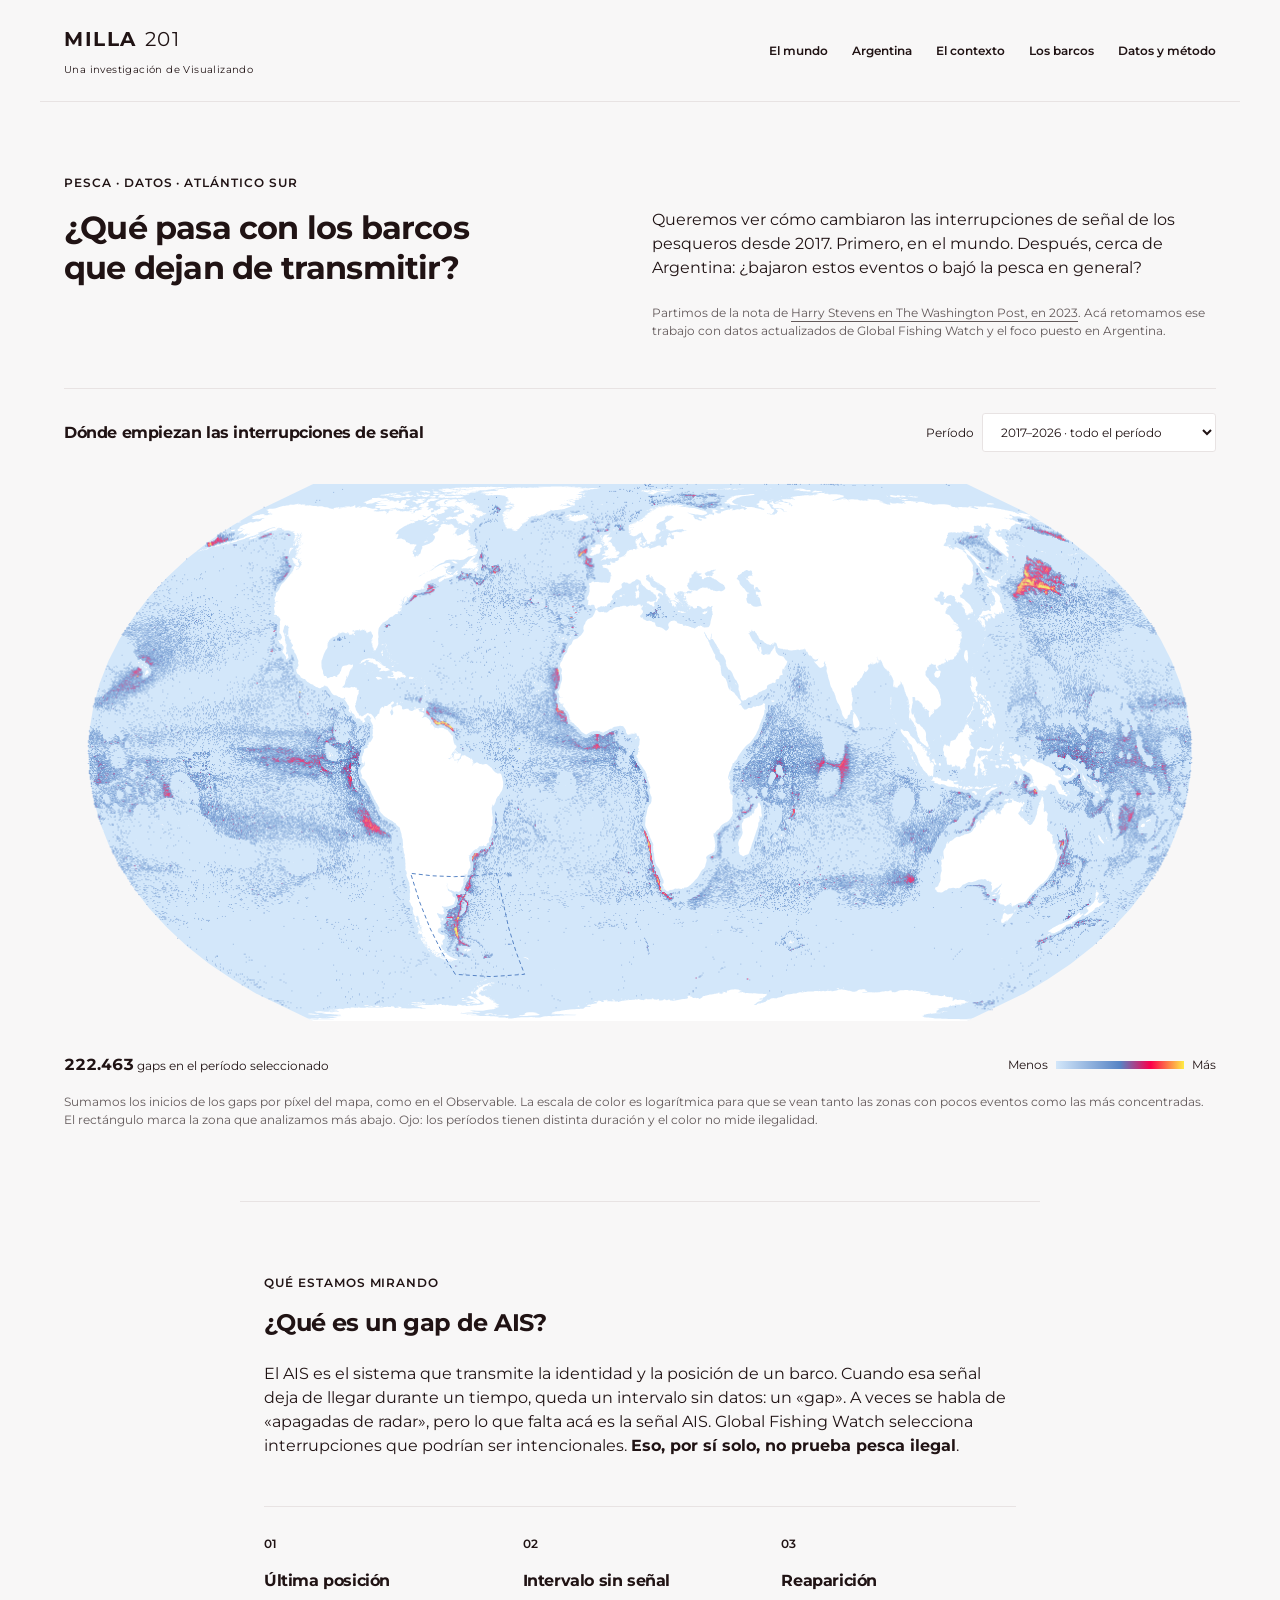
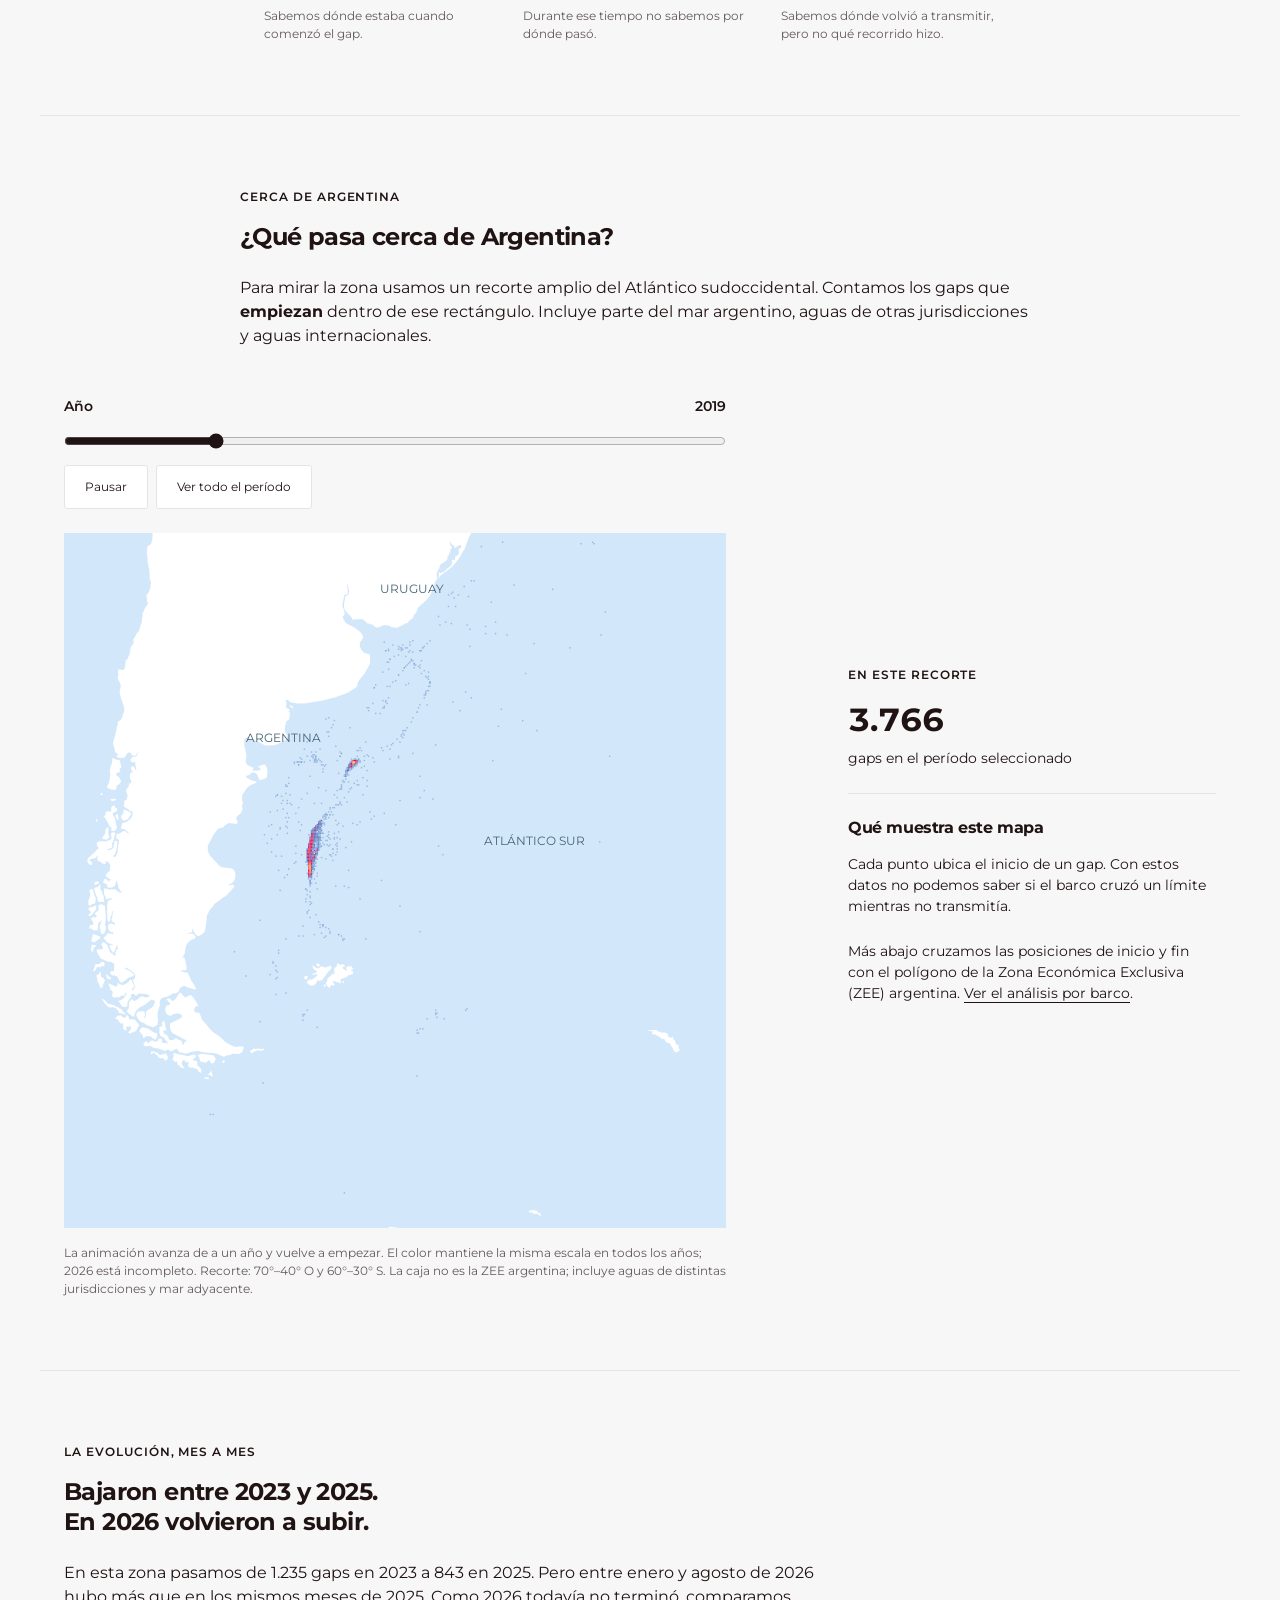
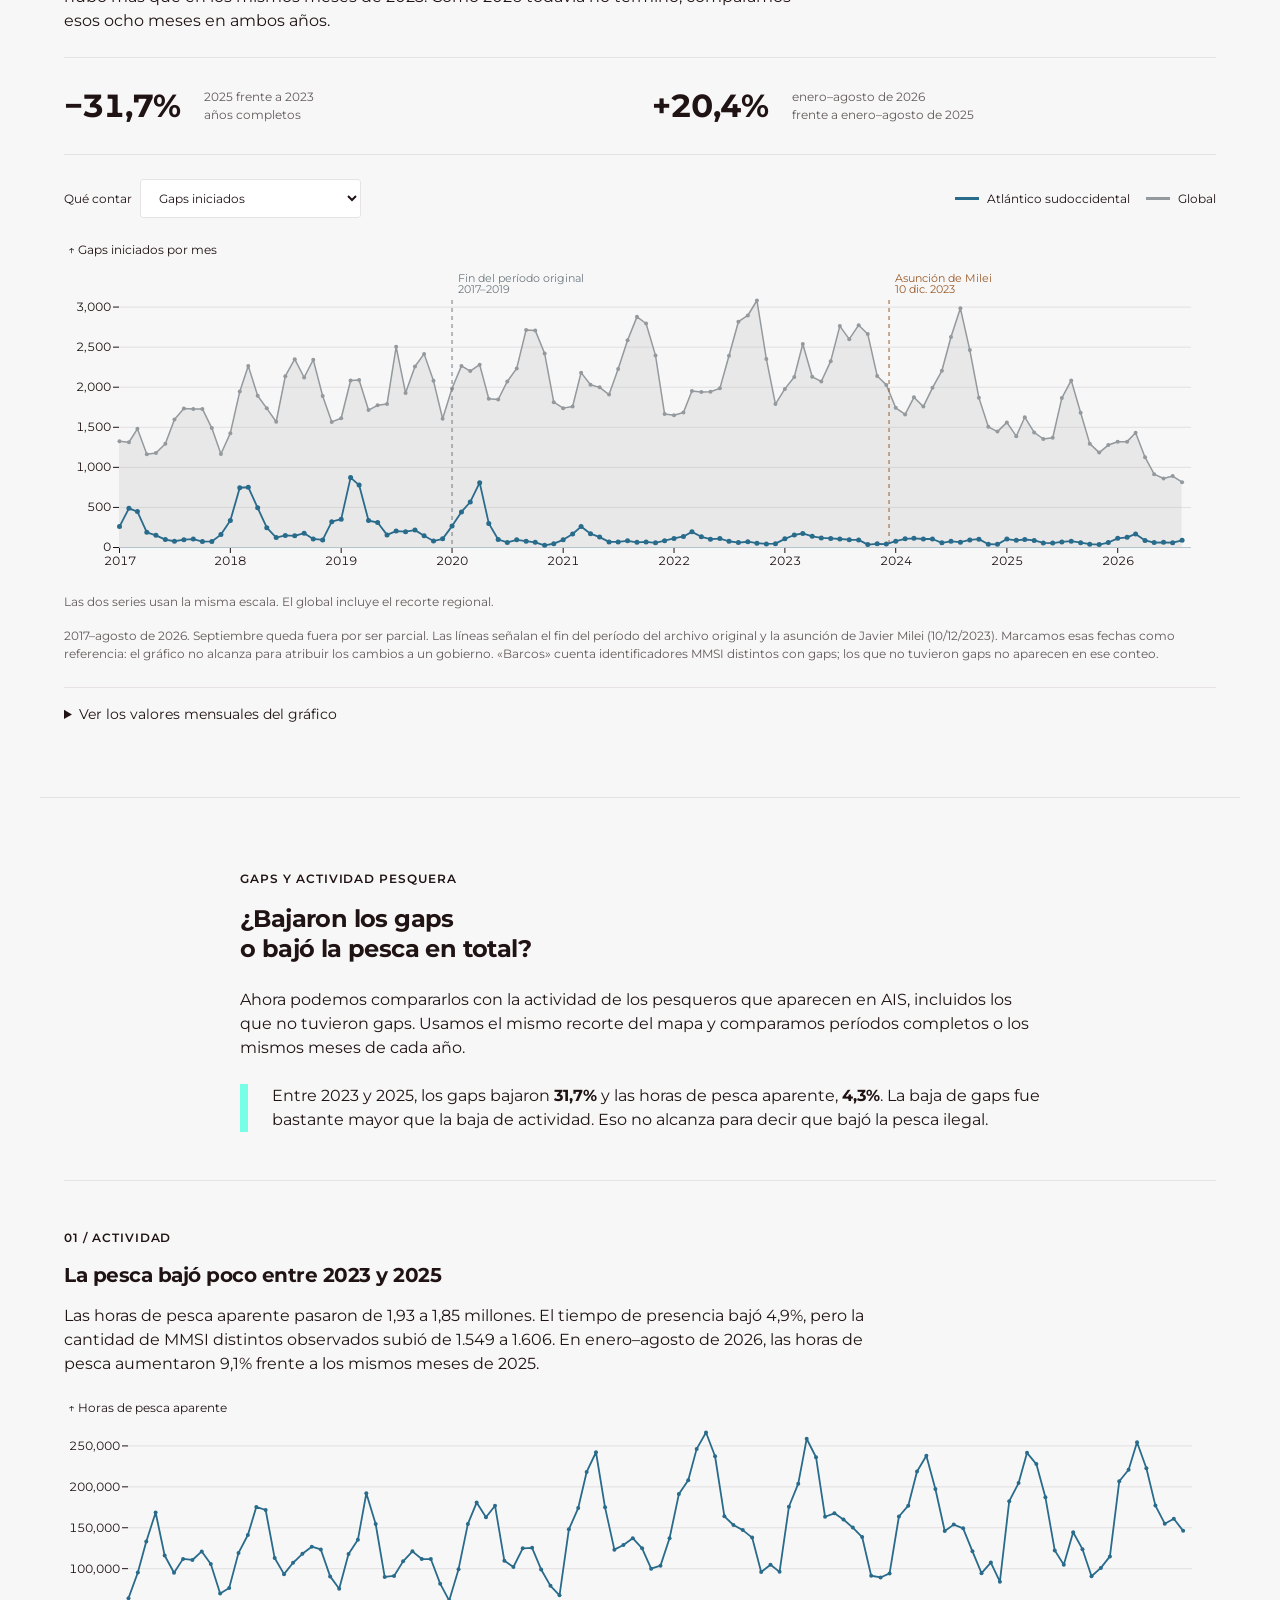
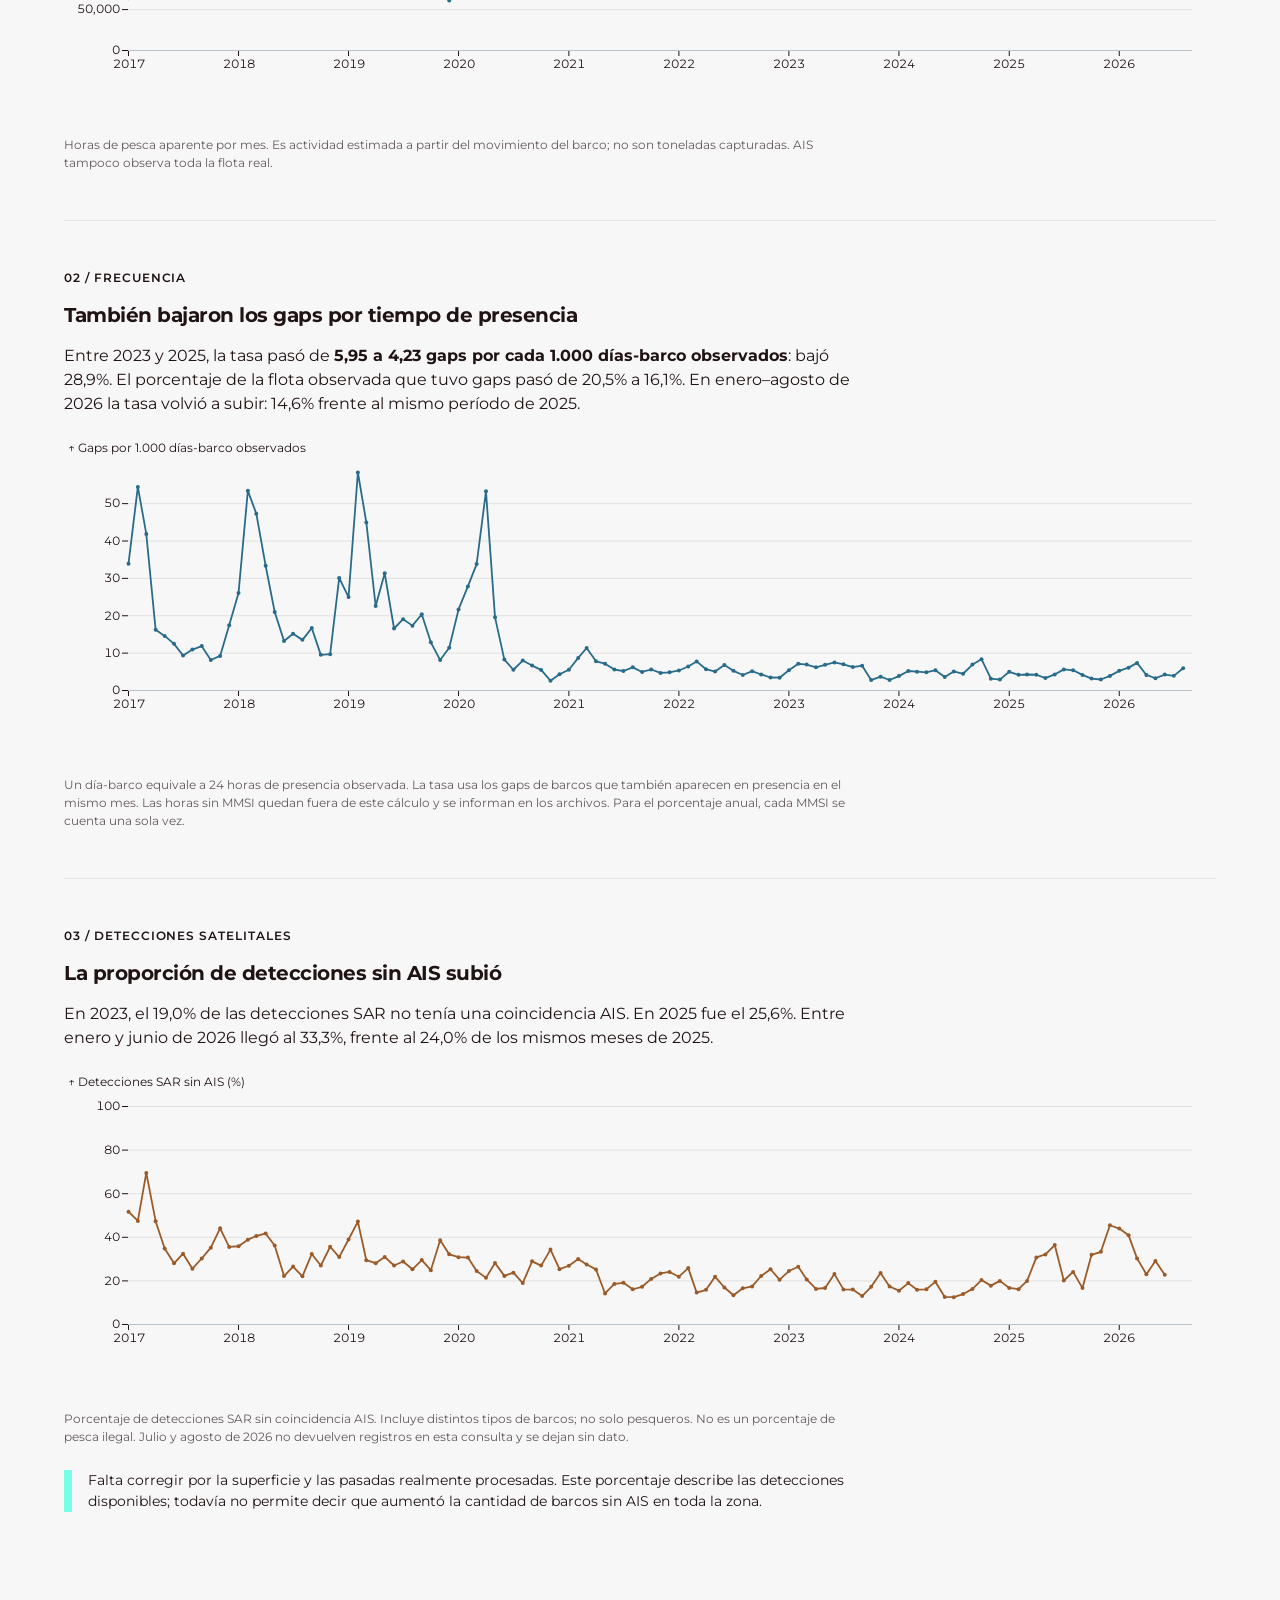
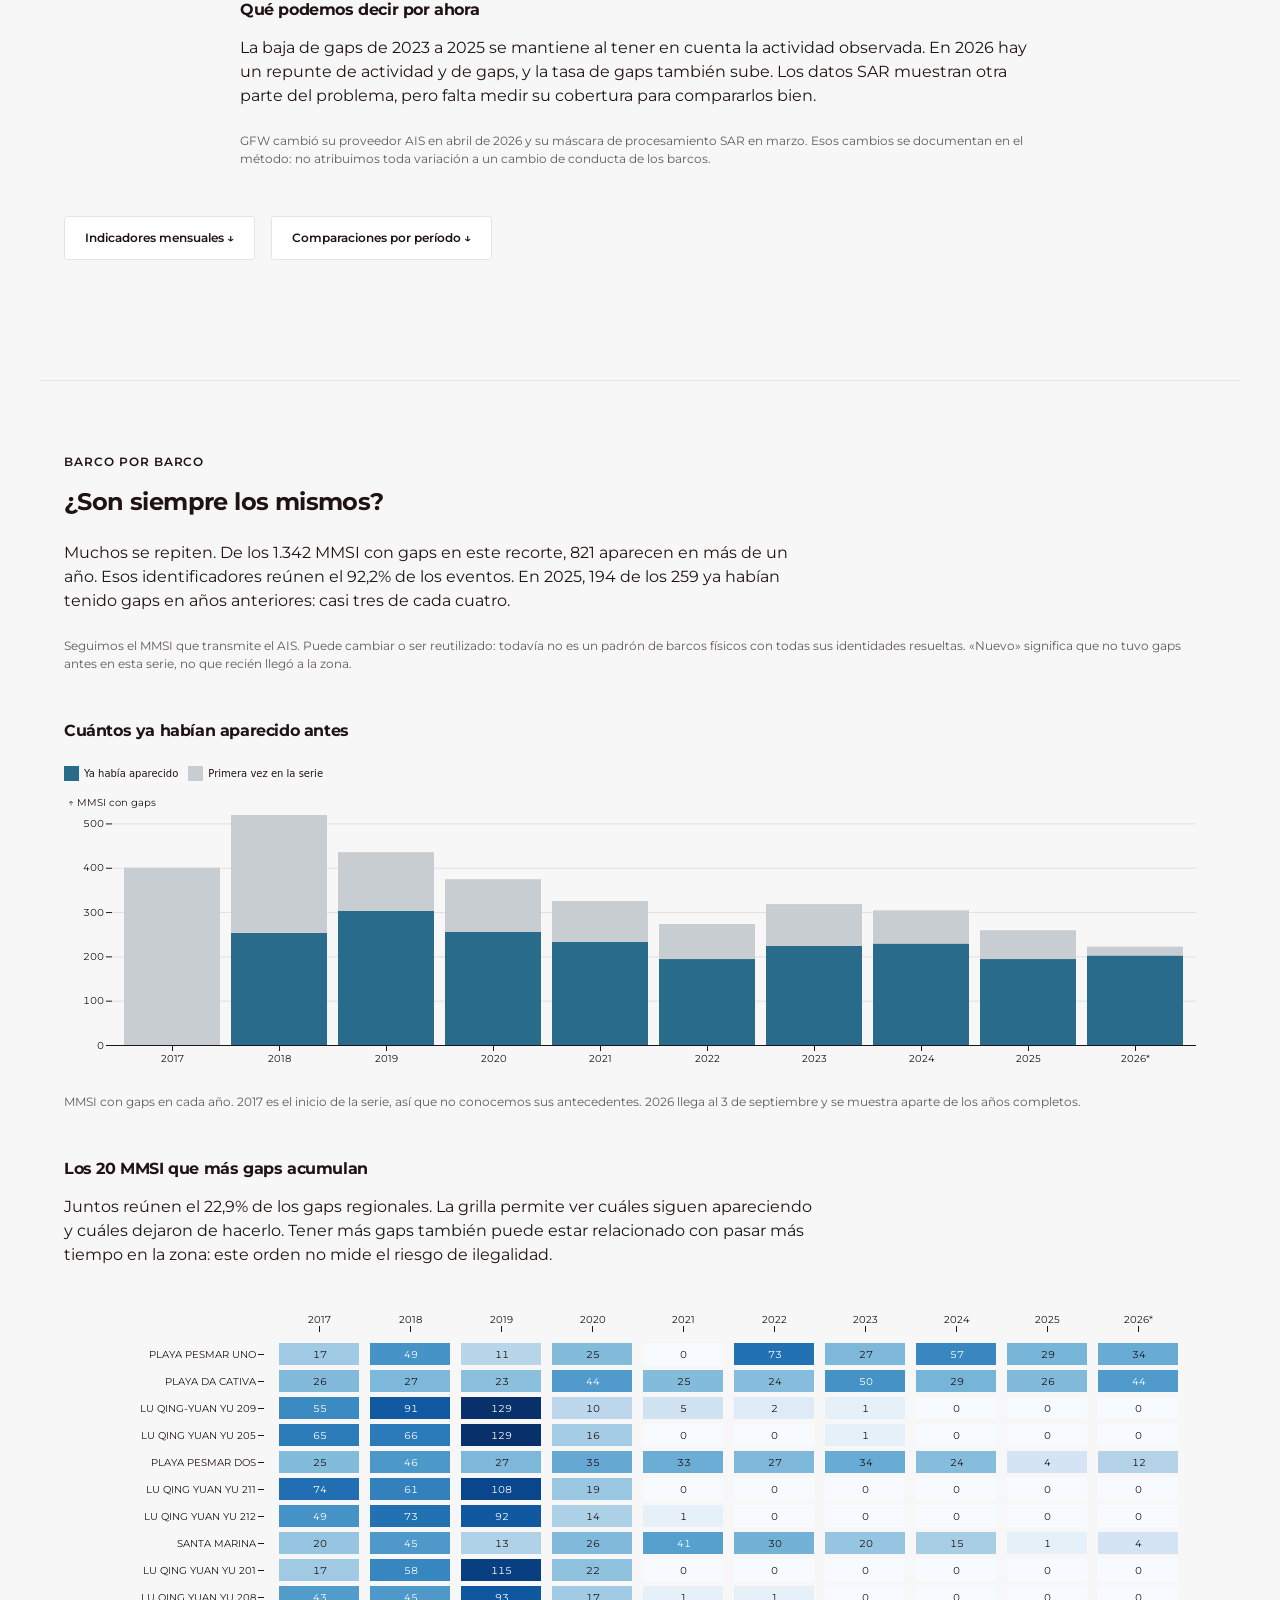
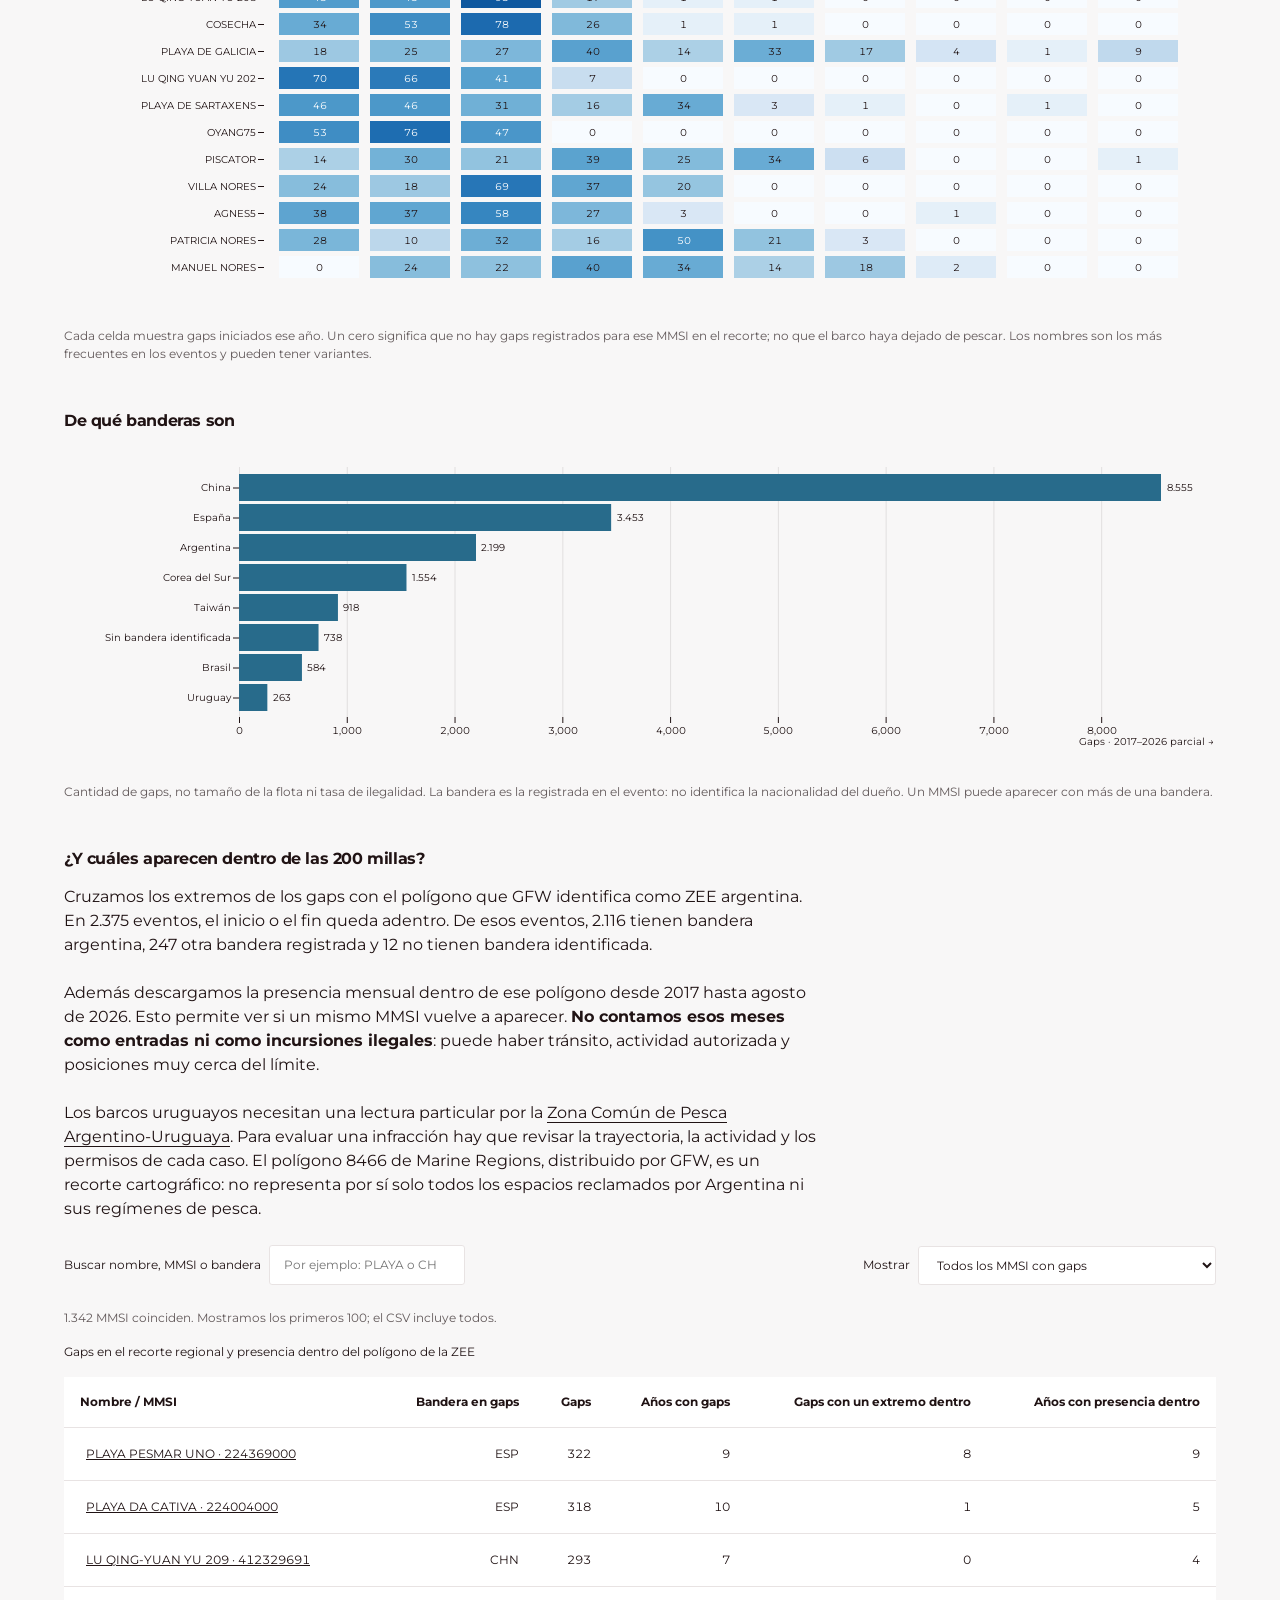
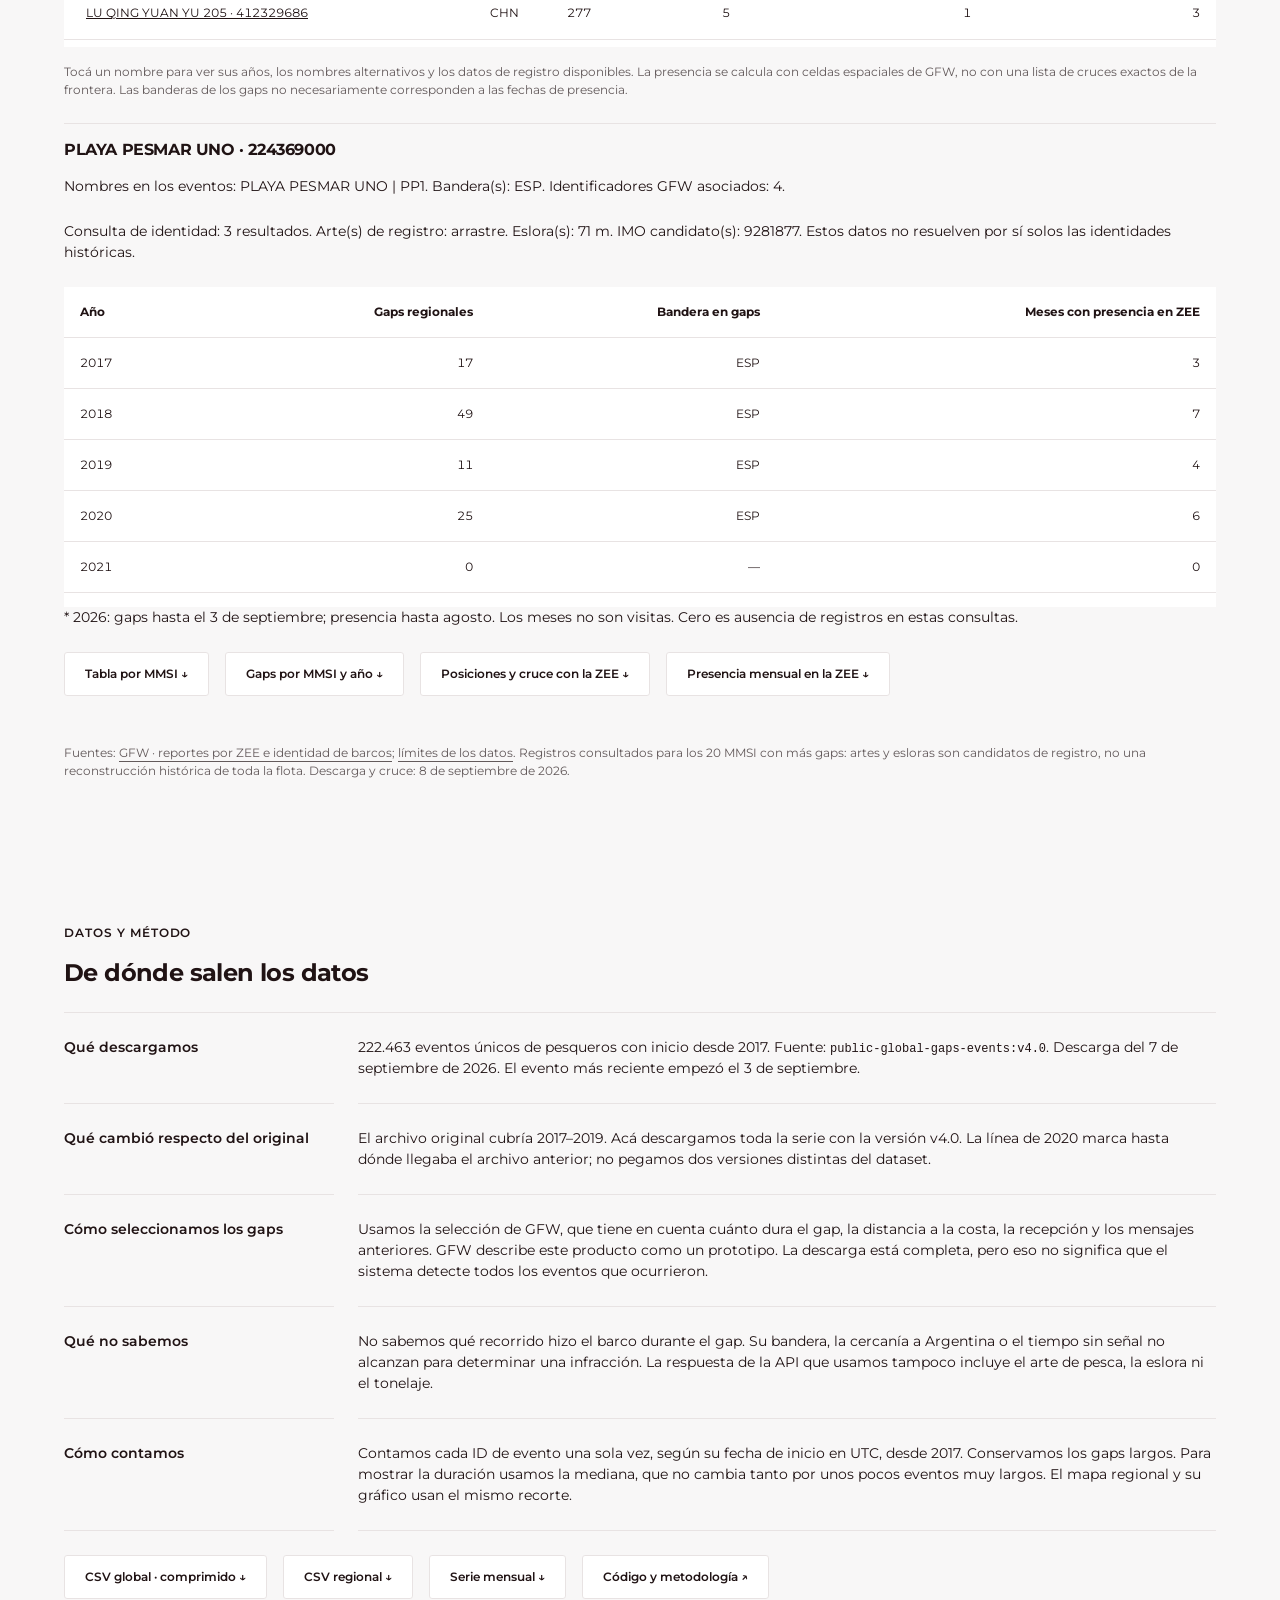
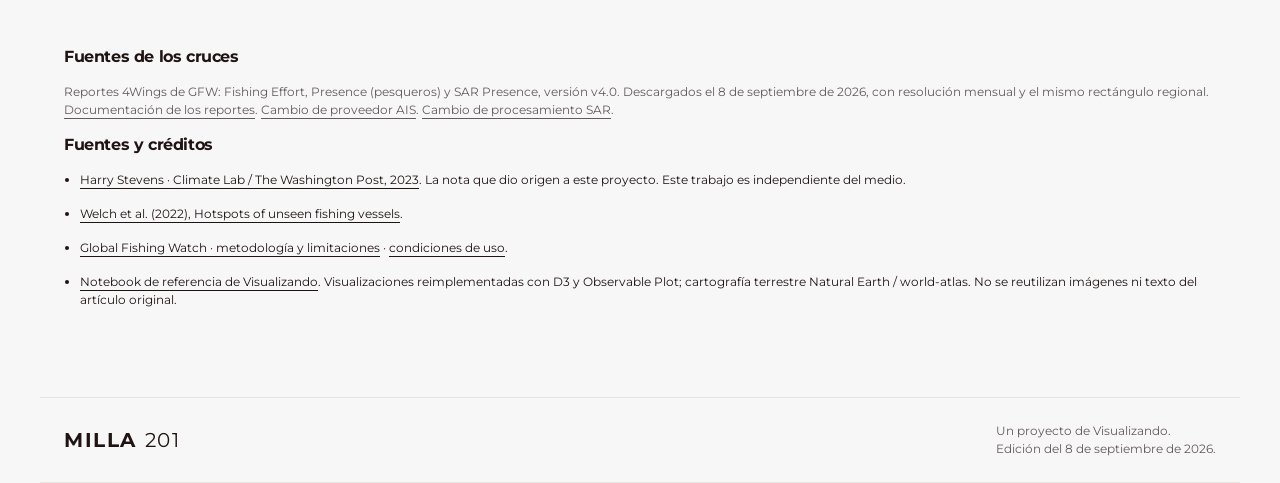
<file: docs/index.html>
<!doctype html>
<html lang="es"><head><meta charset="utf-8"><meta name="viewport" content="width=device-width,initial-scale=1"><meta name="description" content="Datos sobre las interrupciones de señal AIS de los pesqueros, con foco en Argentina. Datos de Global Fishing Watch, 2017–2026."><meta name="theme-color" content="#F8F7F7"><title>Milla 201 — Pesca y gaps de AIS cerca de Argentina</title><link rel="stylesheet" href="css/style.css"><script defer src="vendor/d3.min.js"></script><script defer src="vendor/topojson-client.min.js"></script><script defer src="vendor/plot.umd.min.js"></script><script defer src="js/app.js"></script></head>
<body><a class="skip" href="#argentina">Saltar al análisis de Argentina</a>
<header><a class="brand" href="#">MILLA <b>201</b><span>Una investigación de Visualizando</span></a><nav aria-label="Secciones"><a href="#mundo">El mundo</a><a href="#argentina">Argentina</a><a href="#contexto">El contexto</a><a href="#barcos">Los barcos</a><a href="#metodo">Datos y método</a></nav></header>
<main>
<section id="mundo" class="opening"><div class="intro"><p class="eyebrow">PESCA · DATOS · ATLÁNTICO SUR</p><h1>¿Qué pasa con los barcos<br>que dejan de transmitir?</h1><p class="deck">Queremos ver cómo cambiaron las interrupciones de señal de los pesqueros desde 2017. Primero, en el mundo. Después, cerca de Argentina: ¿bajaron estos eventos o bajó la pesca en general?</p><p class="origin">Partimos de la nota de <a href="https://www.washingtonpost.com/climate-environment/interactive/2023/map-illegal-fishing/">Harry Stevens en The Washington Post, en 2023</a>. Acá retomamos ese trabajo con datos actualizados de Global Fishing Watch y el foco puesto en Argentina.</p></div>
<div class="map-top"><h2>Dónde empiezan las interrupciones de señal</h2><label>Período <select id="period"><option value="all">2017–2026 · todo el período</option><option value="2017-2019">2017–2019 · período original</option><option value="2020-2022">2020–2022</option><option value="2023-2025">2023–2025</option><option value="2026">2026 · hasta el 3 de septiembre</option></select></label></div>
<div id="global-map" class="map global" role="img" aria-label="Mapa mundial de inicios de gaps AIS"><p class="loading">Cargando las posiciones…</p></div><div class="map-bottom"><p><strong id="global-count">—</strong> gaps en el período seleccionado</p><div class="legend"><span>Menos</span><i></i><span>Más</span></div></div><p class="figure-note">Sumamos los inicios de los gaps por píxel del mapa, como en el Observable. La escala de color es logarítmica para que se vean tanto las zonas con pocos eventos como las más concentradas. El rectángulo marca la zona que analizamos más abajo. Ojo: los períodos tienen distinta duración y el color no mide ilegalidad.</p></section>
<section class="reading explainer"><p class="eyebrow">QUÉ ESTAMOS MIRANDO</p><h2>¿Qué es un gap de AIS?</h2><p>El AIS es el sistema que transmite la identidad y la posición de un barco. Cuando esa señal deja de llegar durante un tiempo, queda un intervalo sin datos: un «gap». A veces se habla de «apagadas de radar», pero lo que falta acá es la señal AIS. Global Fishing Watch selecciona interrupciones que podrían ser intencionales. <strong>Eso, por sí solo, no prueba pesca ilegal</strong>.</p><div class="sequence"><div><b>01</b><h3>Última posición</h3><p>Sabemos dónde estaba cuando comenzó el gap.</p></div><div><b>02</b><h3>Intervalo sin señal</h3><p>Durante ese tiempo no sabemos por dónde pasó.</p></div><div><b>03</b><h3>Reaparición</h3><p>Sabemos dónde volvió a transmitir, pero no qué recorrido hizo.</p></div></div></section>
<section id="argentina" class="regional"><div class="reading"><p class="eyebrow">CERCA DE ARGENTINA</p><h2>¿Qué pasa cerca de Argentina?</h2><p>Para mirar la zona usamos un recorte amplio del Atlántico sudoccidental. Contamos los gaps que <strong>empiezan</strong> dentro de ese rectángulo. Incluye parte del mar argentino, aguas de otras jurisdicciones y aguas internacionales.</p></div><div class="region-layout"><div><div class="region-controls"><div class="region-control-heading"><label for="region-year">Año</label><output id="region-year-label" for="region-year">2017</output></div><input id="region-year" type="range" min="2017" max="2026" step="1" value="2017" aria-label="Año del mapa regional"><div class="region-control-buttons"><button id="region-play" type="button" aria-pressed="false">Reproducir</button><button id="region-all" type="button">Ver todo el período</button></div></div><div id="region-map" class="map" role="img" aria-label="Inicios de gaps en el Atlántico sudoccidental"></div><p class="figure-note">La animación avanza de a un año y vuelve a empezar. El color mantiene la misma escala en todos los años; 2026 está incompleto. Recorte: 70°–40° O y 60°–30° S. La caja no es la ZEE argentina; incluye aguas de distintas jurisdicciones y mar adyacente.</p></div><aside><p class="eyebrow">EN ESTE RECORTE</p><p class="big" id="region-count">—</p><p>gaps en el período seleccionado</p><hr><h3>Qué muestra este mapa</h3><p>Cada punto ubica el inicio de un gap. Con estos datos no podemos saber si el barco cruzó un límite mientras no transmitía.</p><p>Más abajo cruzamos las posiciones de inicio y fin con el polígono de la Zona Económica Exclusiva (ZEE) argentina. <a href="#barcos">Ver el análisis por barco</a>.</p></aside></div></section>
<section class="reading wide"><p class="eyebrow">LA EVOLUCIÓN, MES A MES</p><h2>Bajaron entre 2023 y 2025.<br>En 2026 volvieron a subir.</h2><p>En esta zona pasamos de 1.235 gaps en 2023 a 843 en 2025. Pero entre enero y agosto de 2026 hubo más que en los mismos meses de 2025. Como 2026 todavía no terminó, comparamos esos ocho meses en ambos años.</p><div class="stat-row"><div><strong>−31,7%</strong><span>2025 frente a 2023<br>años completos</span></div><div><strong>+20,4%</strong><span>enero–agosto de 2026<br>frente a enero–agosto de 2025</span></div></div>
<div class="chart-toolbar"><label>Qué contar <select id="metric"><option value="events">Gaps iniciados</option><option value="vessels">Barcos con al menos un gap</option><option value="medianHours">Duración mediana del gap</option></select></label><div class="timeline-legend" aria-label="Series del gráfico"><span><i class="regional-key"></i>Atlántico sudoccidental</span><span><i class="global-key"></i><span id="global-series-label">Global</span></span></div></div><div id="timeline" class="chart" aria-live="polite"></div><p id="scale-note" class="figure-note"></p><p class="figure-note">2017–agosto de 2026. Septiembre queda fuera por ser parcial. Las líneas señalan el fin del período del archivo original y la asunción de Javier Milei (10/12/2023). Marcamos esas fechas como referencia: el gráfico no alcanza para atribuir los cambios a un gobierno. «Barcos» cuenta identificadores MMSI distintos con gaps; los que no tuvieron gaps no aparecen en ese conteo.</p><details><summary>Ver los valores mensuales del gráfico</summary><div class="table-wrap"><table id="monthly-table"><caption>Atlántico sudoccidental · datos mensuales</caption><thead><tr><th>Mes</th><th>Gaps</th><th>Barcos con gaps</th><th>Mediana (horas)</th></tr></thead><tbody></tbody></table></div></details></section>
<section id="contexto" class="context"><div class="reading"><p class="eyebrow">GAPS Y ACTIVIDAD PESQUERA</p><h2>¿Bajaron los gaps<br>o bajó la pesca en total?</h2><p>Ahora podemos compararlos con la actividad de los pesqueros que aparecen en AIS, incluidos los que no tuvieron gaps. Usamos el mismo recorte del mapa y comparamos períodos completos o los mismos meses de cada año.</p><p class="callout">Entre 2023 y 2025, los gaps bajaron <strong>31,7%</strong> y las horas de pesca aparente, <strong>4,3%</strong>. La baja de gaps fue bastante mayor que la baja de actividad. Eso no alcanza para decir que bajó la pesca ilegal.</p></div>
<article class="context-result"><p class="eyebrow">01 / ACTIVIDAD</p><h3>La pesca bajó poco entre 2023 y 2025</h3><p>Las horas de pesca aparente pasaron de 1,93 a 1,85 millones. El tiempo de presencia bajó 4,9%, pero la cantidad de MMSI distintos observados subió de 1.549 a 1.606. En enero–agosto de 2026, las horas de pesca aumentaron 9,1% frente a los mismos meses de 2025.</p><div id="effort-chart" class="chart"></div><p class="figure-note">Horas de pesca aparente por mes. Es actividad estimada a partir del movimiento del barco; no son toneladas capturadas. AIS tampoco observa toda la flota real.</p></article>
<article class="context-result"><p class="eyebrow">02 / FRECUENCIA</p><h3>También bajaron los gaps por tiempo de presencia</h3><p>Entre 2023 y 2025, la tasa pasó de <strong>5,95 a 4,23 gaps por cada 1.000 días-barco observados</strong>: bajó 28,9%. El porcentaje de la flota observada que tuvo gaps pasó de 20,5% a 16,1%. En enero–agosto de 2026 la tasa volvió a subir: 14,6% frente al mismo período de 2025.</p><div id="rate-chart" class="chart"></div><p class="figure-note">Un día-barco equivale a 24 horas de presencia observada. La tasa usa los gaps de barcos que también aparecen en presencia en el mismo mes. Las horas sin MMSI quedan fuera de este cálculo y se informan en los archivos. Para el porcentaje anual, cada MMSI se cuenta una sola vez.</p></article>
<article class="context-result"><p class="eyebrow">03 / DETECCIONES SATELITALES</p><h3>La proporción de detecciones sin AIS subió</h3><p>En 2023, el 19,0% de las detecciones SAR no tenía una coincidencia AIS. En 2025 fue el 25,6%. Entre enero y junio de 2026 llegó al 33,3%, frente al 24,0% de los mismos meses de 2025.</p><div id="sar-chart" class="chart"></div><p class="figure-note">Porcentaje de detecciones SAR sin coincidencia AIS. Incluye distintos tipos de barcos; no solo pesqueros. No es un porcentaje de pesca ilegal. Julio y agosto de 2026 no devuelven registros en esta consulta y se dejan sin dato.</p><p class="coverage-note">Falta corregir por la superficie y las pasadas realmente procesadas. Este porcentaje describe las detecciones disponibles; todavía no permite decir que aumentó la cantidad de barcos sin AIS en toda la zona.</p></article>
<div class="reading"><h3>Qué podemos decir por ahora</h3><p>La baja de gaps de 2023 a 2025 se mantiene al tener en cuenta la actividad observada. En 2026 hay un repunte de actividad y de gaps, y la tasa de gaps también sube. Los datos SAR muestran otra parte del problema, pero falta medir su cobertura para compararlos bien.</p><p class="figure-note">GFW cambió su proveedor AIS en abril de 2026 y su máscara de procesamiento SAR en marzo. Esos cambios se documentan en el método: no atribuimos toda variación a un cambio de conducta de los barcos.</p></div>
<div class="downloads"><a href="data/context-monthly.csv" download>Indicadores mensuales ↓</a><a href="data/context-periods.csv" download>Comparaciones por período ↓</a></div></section>
<section id="barcos" class="reading wide fleet"><p class="eyebrow">BARCO POR BARCO</p><h2>¿Son siempre los mismos?</h2><p>Muchos se repiten. De los 1.342 MMSI con gaps en este recorte, 821 aparecen en más de un año. Esos identificadores reúnen el 92,2% de los eventos. En 2025, 194 de los 259 ya habían tenido gaps en años anteriores: casi tres de cada cuatro.</p><p class="figure-note">Seguimos el MMSI que transmite el AIS. Puede cambiar o ser reutilizado: todavía no es un padrón de barcos físicos con todas sus identidades resueltas. «Nuevo» significa que no tuvo gaps antes en esta serie, no que recién llegó a la zona.</p>
<h3>Cuántos ya habían aparecido antes</h3><div id="fleet-returning" class="chart"></div><p class="figure-note">MMSI con gaps en cada año. 2017 es el inicio de la serie, así que no conocemos sus antecedentes. 2026 llega al 3 de septiembre y se muestra aparte de los años completos.</p>
<h3>Los 20 MMSI que más gaps acumulan</h3><p>Juntos reúnen el 22,9% de los gaps regionales. La grilla permite ver cuáles siguen apareciendo y cuáles dejaron de hacerlo. Tener más gaps también puede estar relacionado con pasar más tiempo en la zona: este orden no mide el riesgo de ilegalidad.</p><div id="fleet-heatmap" class="fleet-scroll"></div><p class="figure-note">Cada celda muestra gaps iniciados ese año. Un cero significa que no hay gaps registrados para ese MMSI en el recorte; no que el barco haya dejado de pescar. Los nombres son los más frecuentes en los eventos y pueden tener variantes.</p>
<h3>De qué banderas son</h3><div id="fleet-flags" class="chart"></div><p class="figure-note">Cantidad de gaps, no tamaño de la flota ni tasa de ilegalidad. La bandera es la registrada en el evento: no identifica la nacionalidad del dueño. Un MMSI puede aparecer con más de una bandera.</p>
<h3>¿Y cuáles aparecen dentro de las 200 millas?</h3><p>Cruzamos los extremos de los gaps con el polígono que GFW identifica como ZEE argentina. En 2.375 eventos, el inicio o el fin queda adentro. De esos eventos, 2.116 tienen bandera argentina, 247 otra bandera registrada y 12 no tienen bandera identificada.</p><p>Además descargamos la presencia mensual dentro de ese polígono desde 2017 hasta agosto de 2026. Esto permite ver si un mismo MMSI vuelve a aparecer. <strong>No contamos esos meses como entradas ni como incursiones ilegales</strong>: puede haber tránsito, actividad autorizada y posiciones muy cerca del límite.</p><p>Los barcos uruguayos necesitan una lectura particular por la <a href="https://ctmfm.org/estadistica-pesquera/">Zona Común de Pesca Argentino-Uruguaya</a>. Para evaluar una infracción hay que revisar la trayectoria, la actividad y los permisos de cada caso. El polígono 8466 de Marine Regions, distribuido por GFW, es un recorte cartográfico: no representa por sí solo todos los espacios reclamados por Argentina ni sus regímenes de pesca.</p>
<div class="chart-toolbar"><label for="fleet-search">Buscar nombre, MMSI o bandera <input id="fleet-search" type="search" placeholder="Por ejemplo: PLAYA o CHN"></label><label for="fleet-filter">Mostrar <select id="fleet-filter"><option value="all">Todos los MMSI con gaps</option><option value="repeat">Con gaps en varios años</option><option value="inside">Con inicio o fin de gap dentro de la ZEE</option><option value="foreign">Otras banderas · presencia en varios años</option></select></label></div><p id="fleet-table-count" class="figure-note" aria-live="polite"></p>
<div class="table-wrap"><table id="fleet-table"><caption>Gaps en el recorte regional y presencia dentro del polígono de la ZEE</caption><thead><tr><th>Nombre / MMSI</th><th>Bandera en gaps</th><th>Gaps</th><th>Años con gaps</th><th>Gaps con un extremo dentro</th><th>Años con presencia dentro</th></tr></thead><tbody></tbody></table></div>
<p class="figure-note">Tocá un nombre para ver sus años, los nombres alternativos y los datos de registro disponibles. La presencia se calcula con celdas espaciales de GFW, no con una lista de cruces exactos de la frontera. Las banderas de los gaps no necesariamente corresponden a las fechas de presencia.</p><div id="fleet-detail" aria-live="polite"></div>
<div class="downloads"><a href="data/fleet-vessels.csv" download>Tabla por MMSI ↓</a><a href="data/fleet-annual.csv" download>Gaps por MMSI y año ↓</a><a href="data/fleet-gap-endpoints.csv" download>Posiciones y cruce con la ZEE ↓</a><a href="data/eez-presence-monthly.csv" download>Presencia mensual en la ZEE ↓</a></div>
<p class="figure-note">Fuentes: <a href="https://globalfishingwatch.org/our-apis/documentation/docs/api-workflows/monitoring-trawlers-in-an-eez">GFW · reportes por ZEE e identidad de barcos</a>; <a href="https://api-doc.globalfishingwatch.org/our-apis/documentation/docs/v3/general-api-doc/data-caveats">límites de los datos</a>. Registros consultados para los 20 MMSI con más gaps: artes y esloras son candidatos de registro, no una reconstrucción histórica de toda la flota. Descarga y cruce: 8 de septiembre de 2026.</p><p id="fleet-error" hidden role="alert"></p><script defer src="js/fleet.js"></script></section>
<section id="metodo" class="reading wide methodology"><p class="eyebrow">DATOS Y MÉTODO</p><h2>De dónde salen los datos</h2><dl><dt>Qué descargamos</dt><dd>222.463 eventos únicos de pesqueros con inicio desde 2017. Fuente: <code>public-global-gaps-events:v4.0</code>. Descarga del 7 de septiembre de 2026. El evento más reciente empezó el 3 de septiembre.</dd><dt>Qué cambió respecto del original</dt><dd>El archivo original cubría 2017–2019. Acá descargamos toda la serie con la versión v4.0. La línea de 2020 marca hasta dónde llegaba el archivo anterior; no pegamos dos versiones distintas del dataset.</dd><dt>Cómo seleccionamos los gaps</dt><dd>Usamos la selección de GFW, que tiene en cuenta cuánto dura el gap, la distancia a la costa, la recepción y los mensajes anteriores. GFW describe este producto como un prototipo. La descarga está completa, pero eso no significa que el sistema detecte todos los eventos que ocurrieron.</dd><dt>Qué no sabemos</dt><dd>No sabemos qué recorrido hizo el barco durante el gap. Su bandera, la cercanía a Argentina o el tiempo sin señal no alcanzan para determinar una infracción. La respuesta de la API que usamos tampoco incluye el arte de pesca, la eslora ni el tonelaje.</dd><dt>Cómo contamos</dt><dd>Contamos cada ID de evento una sola vez, según su fecha de inicio en UTC, desde 2017. Conservamos los gaps largos. Para mostrar la duración usamos la mediana, que no cambia tanto por unos pocos eventos muy largos. El mapa regional y su gráfico usan el mismo recorte.</dd></dl>
<div class="downloads"><a href="data/ais_disabling_events_2017_2026.csv.gz" download>CSV global · comprimido ↓</a><a href="data/ais_disabling_events_atlantico.csv" download>CSV regional ↓</a><a href="data/monthly.csv" download>Serie mensual ↓</a><a href="https://github.com/visualizando/milla201">Código y metodología ↗</a></div>
<h3>Fuentes de los cruces</h3><p class="figure-note">Reportes 4Wings de GFW: Fishing Effort, Presence (pesqueros) y SAR Presence, versión v4.0. Descargados el 8 de septiembre de 2026, con resolución mensual y el mismo rectángulo regional. <a href="https://globalfishingwatch.org/our-apis/documentation/docs/v3/4wings/report">Documentación de los reportes</a>. <a href="https://globalfishingwatch.org/platform-update/data-vendor-transition/">Cambio de proveedor AIS</a>. <a href="https://globalfishingwatch.org/platform-update/update-in-our-synthetic-aperture-radar-sar-data-pipeline/">Cambio de procesamiento SAR</a>.</p><h3>Fuentes y créditos</h3><ul class="sources"><li><a href="https://www.washingtonpost.com/climate-environment/interactive/2023/map-illegal-fishing/">Harry Stevens · Climate Lab / The Washington Post, 2023</a>. La nota que dio origen a este proyecto. Este trabajo es independiente del medio.</li><li><a href="https://github.com/GlobalFishingWatch/AIS-disabling-high-seas">Welch et al. (2022), Hotspots of unseen fishing vessels</a>.</li><li><a href="https://globalfishingwatch.org/our-apis/documentation/docs/v3/general-api-doc/data-caveats">Global Fishing Watch · metodología y limitaciones</a> · <a href="https://globalfishingwatch.org/our-apis/documentation/docs/license-rate-limits">condiciones de uso</a>.</li><li><a href="https://old.observablehq.com/@rusosnith/pesca-ilegal">Notebook de referencia de Visualizando</a>. Visualizaciones reimplementadas con D3 y Observable Plot; cartografía terrestre Natural Earth / world-atlas. No se reutilizan imágenes ni texto del artículo original.</li></ul></section>
</main><footer><a class="brand" href="#">MILLA <b>201</b></a><p>Un proyecto de Visualizando.<br>Edición del 8 de septiembre de 2026.</p></footer><div id="error" hidden role="alert"></div>
</body></html>
</file>
<file: docs/css/style.css>
@import url('https://fonts.googleapis.com/css2?family=Montserrat:wght@400;600;700&display=swap');
:root{--color-primary:#201314;--color-secondary:#76ffe6;--color-tertiary:#FF666B;--color-neutral:#F8F7F7;--color-surface:#FFFFFF;--color-on-tertiary:#FFFFFF;--color-border:#E8E3E3;--color-muted:color-mix(in srgb,var(--color-primary) 70%,var(--color-surface));--space-sm:8px;--space-md:16px;--space-lg:24px;--radius-sm:3px;--radius-md:4px;--cols:12;--gutter:24px;--margin:24px;--bl:8px;--maxw:1200px}
*{box-sizing:border-box}html{scroll-behavior:smooth}body{margin:0;background:var(--color-neutral);color:var(--color-primary);font:400 1rem/1.5 Montserrat,system-ui,sans-serif}a{color:inherit;text-underline-offset:4px}a:hover{text-decoration-color:var(--color-tertiary)}select,input,button{font:inherit}select{padding:10px 14px;border:1px solid var(--color-border);border-radius:var(--radius-sm);background:var(--color-surface);color:var(--color-primary);max-width:100%}:focus-visible{outline:2px solid var(--color-primary);outline-offset:4px}input{accent-color:var(--color-primary)}.skip{position:absolute;top:-100px;background:var(--color-surface);padding:var(--space-md);z-index:10}.skip:focus{top:0}
header,footer{max-width:var(--maxw);margin:auto;padding:var(--space-lg) var(--margin);display:flex;justify-content:space-between;align-items:center;gap:var(--gutter);border-bottom:1px solid var(--color-border)}.brand{text-decoration:none;font-size:1.25rem;letter-spacing:.08em;font-weight:700;white-space:nowrap}.brand b{font-weight:400}.brand span{display:block;font-size:.625rem;font-weight:400;letter-spacing:.04em;margin-top:var(--space-sm)}nav{display:flex;flex-wrap:wrap;gap:var(--space-lg);font-size:.75rem;font-weight:600}nav a{text-decoration:none}nav a:hover{text-decoration:underline}
h1,h2,h3{font-family:inherit;font-weight:700;line-height:1.25;letter-spacing:-.025em}h1{font-size:2rem;margin:0}h2{font-size:1.5rem;margin:var(--space-md) 0 var(--space-lg)}h3{font-size:1rem;margin:var(--space-md) 0}p{margin:0 0 var(--space-lg)}.eyebrow,.question-grid article>span{font-size:.75rem;font-weight:600;letter-spacing:.08em;margin-bottom:var(--space-md)}
.opening,.regional,.context{max-width:var(--maxw);margin:auto;padding:calc(var(--space-lg)*3) var(--margin)}.intro{display:grid;grid-template-columns:repeat(var(--cols),minmax(0,1fr));gap:0 var(--gutter);padding-bottom:calc(var(--space-lg)*2)}.intro .eyebrow{grid-column:1/-1}.intro h1{grid-column:1/6;grid-row:2/4}.deck{grid-column:7/-1;font-size:1rem}.origin{grid-column:7/-1;font-size:.75rem;color:var(--color-muted);margin:0}
.map-top{display:flex;justify-content:space-between;align-items:center;gap:var(--space-lg);border-top:1px solid var(--color-border);padding-top:var(--space-lg)}.map-top h2{font-size:1rem;margin:0}.map-top label,.chart-toolbar label{display:flex;gap:var(--space-sm);align-items:center;font-size:.75rem}.map{position:relative;width:100%;overflow:hidden}.map canvas{width:100%;display:block}.global{margin:var(--space-lg) auto}.map-bottom{display:flex;justify-content:space-between;gap:var(--space-md);align-items:center;font-size:.75rem}.map-bottom p{margin:0}.map-bottom strong{font-size:1rem;font-variant-numeric:tabular-nums}.legend{display:flex;align-items:center;gap:var(--space-sm);font-size:.75rem}.legend i{width:128px;height:var(--space-sm);background:linear-gradient(90deg,#d3e7fa 0%,#5784c5 50%,#fc004b 74%,#ffec44 100%)}.figure-note{font-size:.75rem;line-height:1.5;color:var(--color-muted);margin:var(--space-md) 0 0}
.reading{max-width:800px;margin:auto;padding:calc(var(--space-lg)*3) var(--margin)}.reading.wide{max-width:var(--maxw)}.reading.wide>p:not(.figure-note){max-width:752px}.explainer{border-top:1px solid var(--color-border)}.sequence{display:grid;grid-template-columns:repeat(3,minmax(0,1fr));gap:var(--gutter);margin-top:calc(var(--space-lg)*2);border-top:1px solid var(--color-border);padding-top:var(--space-lg)}.sequence b{font-size:.75rem;font-weight:600}.sequence p{font-size:.75rem;color:var(--color-muted);margin:0}.regional,.context{border-block:1px solid var(--color-border)}.regional .reading,.context .reading{padding:0 0 var(--space-lg)}.region-layout{display:grid;grid-template-columns:repeat(var(--cols),minmax(0,1fr));gap:var(--gutter);align-items:center}.region-layout>div{grid-column:1/8}.region-layout aside{grid-column:9/-1;font-size:.875rem}.big{font-size:2rem;line-height:1.25;font-weight:700;font-variant-numeric:tabular-nums;margin:0 0 var(--space-sm)}hr{border:0;border-top:1px solid var(--color-border);margin:var(--space-lg) 0}
.stat-row{display:grid;grid-template-columns:repeat(2,minmax(0,1fr));gap:var(--gutter);padding:var(--space-lg) 0;margin:var(--space-lg) 0;border-block:1px solid var(--color-border)}.stat-row>div{display:flex;align-items:center;gap:var(--space-lg)}.stat-row strong{font-size:2rem;letter-spacing:-.025em;font-variant-numeric:tabular-nums}.stat-row span{font-size:.75rem;color:var(--color-muted)}.chart-toolbar{display:flex;justify-content:space-between;gap:var(--space-lg);align-items:center;flex-wrap:wrap;margin:var(--space-lg) 0}.chart{width:100%;min-height:320px}.chart svg{max-width:100%;height:auto;overflow:visible}.chart figure{margin:0}.chart figure>h2{font-size:.875rem}.table-wrap{max-height:320px;overflow:auto}table{border-collapse:collapse;font-size:.75rem;width:100%;font-variant-numeric:tabular-nums;background:var(--color-surface)}th,td{padding:var(--space-md);border-bottom:1px solid var(--color-border);text-align:right}th:first-child,td:first-child{text-align:left}caption{text-align:left;padding:var(--space-md) 0}th{position:sticky;top:0;background:var(--color-surface)}details{border-top:1px solid var(--color-border);padding-top:var(--space-md);margin-top:var(--space-lg);font-size:.875rem}summary{cursor:pointer}
.callout{border-left:var(--space-sm) solid var(--color-secondary);padding-left:var(--space-lg);margin-top:var(--space-lg)}.question-grid{display:grid;grid-template-columns:repeat(3,minmax(0,1fr));gap:var(--gutter);margin:var(--space-lg) 0}.question-grid article{background:var(--color-surface);border:1px solid var(--color-border);border-radius:var(--radius-md);padding:20px}.question-grid p{font-size:.875rem}.question-grid .status{font-size:.75rem;color:var(--color-muted);margin:0}.context>.reading:last-child{padding-bottom:0;font-size:.875rem}.methodology dl{display:grid;grid-template-columns:repeat(var(--cols),minmax(0,1fr));column-gap:var(--gutter);border-top:1px solid var(--color-border)}dt,dd{margin:0;padding:var(--space-lg) 0;border-bottom:1px solid var(--color-border);font-size:.875rem}dt{grid-column:1/4;font-weight:600}dd{grid-column:4/-1}code{font-size:.75rem;overflow-wrap:anywhere}.downloads{display:flex;flex-wrap:wrap;gap:var(--space-md);margin:var(--space-lg) 0 calc(var(--space-lg)*2)}.downloads a{border:1px solid var(--color-border);border-radius:var(--radius-sm);background:var(--color-surface);padding:12px 20px;font-size:.75rem;text-decoration:none;font-weight:600}.downloads a:hover{border-color:var(--color-primary);text-decoration:underline}.sources{font-size:.75rem;padding-left:var(--space-md)}.sources li{margin-bottom:var(--space-md)}footer{border-top:1px solid var(--color-border)}footer p{font-size:.75rem;color:var(--color-muted);margin:0}#error{position:fixed;bottom:0;left:0;right:0;background:var(--color-surface);color:var(--color-primary);border-top:2px solid var(--color-tertiary);padding:var(--space-lg);z-index:20}.loading{padding:calc(var(--space-lg)*3) 0;text-align:center;font-size:.875rem;color:var(--color-muted)}
@media(max-width:760px){:root{--margin:16px;--gutter:16px}header{align-items:flex-start;flex-direction:column}nav{gap:var(--space-md)}.intro h1,.intro .deck,.intro .origin{grid-column:1/-1;grid-row:auto}.intro h1{margin-bottom:var(--space-lg)}.opening,.regional,.context,.reading{padding-top:calc(var(--space-lg)*2);padding-bottom:calc(var(--space-lg)*2)}.map-top{align-items:flex-start;flex-direction:column}.map-top label{width:100%;flex-wrap:wrap}.map-top select{width:100%}.map-bottom{align-items:flex-start}.legend i{width:64px}.region-layout>div,.region-layout aside{grid-column:1/-1}.sequence,.question-grid{grid-template-columns:1fr}.sequence>div{border-bottom:1px solid var(--color-border);padding-bottom:var(--space-md)}.stat-row>div{display:block}.stat-row strong,.stat-row span{display:block}.chart-toolbar{align-items:flex-start}.chart-toolbar label{flex-wrap:wrap}.methodology dl{display:block}dt{border:0;padding-bottom:var(--space-sm)}dd{padding-top:0}footer{align-items:flex-start;flex-direction:column}}
@media(prefers-reduced-motion:reduce){html{scroll-behavior:auto}}

.timeline-legend{display:flex;flex-wrap:wrap;gap:var(--space-md);font-size:.75rem}.timeline-legend>span{display:flex;align-items:center;gap:var(--space-sm)}.timeline-legend i{display:inline-block;width:24px;height:3px}.regional-key{background:#286b8b}.global-key{background:#93999d}

.region-controls{margin-bottom:var(--space-lg)}.region-control-heading{display:flex;justify-content:space-between;gap:var(--space-md);font-size:.875rem;font-weight:600}.region-controls input[type=range]{width:100%;margin:var(--space-md) 0;cursor:pointer}.region-control-buttons{display:flex;gap:var(--space-sm);flex-wrap:wrap}.region-control-buttons button{background:var(--color-surface);color:var(--color-primary);border:1px solid var(--color-border);border-radius:var(--radius-sm);padding:12px 20px;cursor:pointer;font-size:.75rem}.region-control-buttons button:hover{border-color:var(--color-primary)}

.context-result{border-top:1px solid var(--color-border);padding:calc(var(--space-lg)*2) 0}.context-result>p{max-width:800px}.context-result h3{font-size:1.25rem}.coverage-note{border-left:var(--space-sm) solid var(--color-secondary);padding-left:var(--space-md);margin-top:var(--space-lg);font-size:.875rem}
.fleet>h3{margin-top:calc(var(--space-lg)*2)}.fleet-scroll{overflow-x:auto}.fleet-scroll figure{margin:0}.fleet input{padding:10px 14px;border:1px solid var(--color-border);border-radius:var(--radius-sm);background:var(--color-surface);color:var(--color-primary);font:inherit}.fleet td button{background:none;border:0;color:var(--color-primary);font:inherit;text-decoration:underline;text-align:left;cursor:pointer}.fleet button:focus-visible,.fleet input:focus-visible{outline:2px solid var(--color-primary);outline-offset:3px}#fleet-detail{margin-top:var(--space-lg);border-top:1px solid var(--color-border);font-size:.875rem}
</file>
